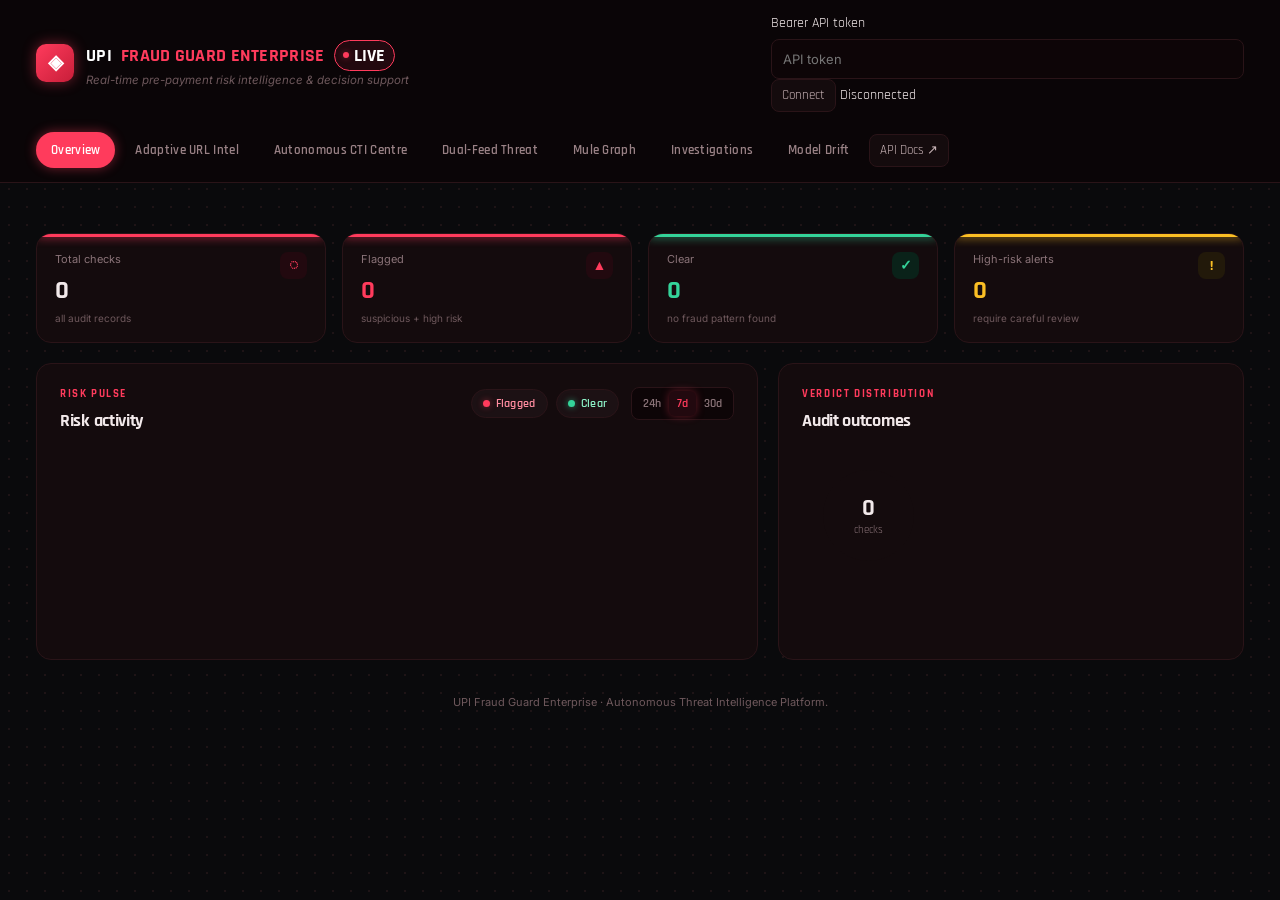
<file: upi-fraud-guard-v3/frontend/index.html>
<!doctype html>
<html lang="en">
<head>
  <meta charset="utf-8">
  <meta name="viewport" content="width=device-width,initial-scale=1">
  <title>UPI Fraud Guard Enterprise Dashboard</title>
  <link rel="stylesheet" href="style.css">
</head>
<body>
<header class="topbar">
  <div class="topbar-brand">
    <b>◈</b>
    <div>
      <div class="topbar-name"><span>UPI</span><strong>FRAUD GUARD ENTERPRISE</strong><span class="live-badge"><i></i>LIVE</span></div>
      <p>Real-time pre-payment risk intelligence & decision support</p>
    </div>
  </div>
  <div class="auth-controls" role="group" aria-label="API authentication">
    <label class="sr-only" for="api-token">Bearer API token</label>
    <input id="api-token" type="password" autocomplete="off" placeholder="API token" aria-label="Bearer API token">
    <button id="save-api-token" class="text-btn">Connect</button>
    <span id="session-role" aria-live="polite">Disconnected</span>
  </div>
  <nav class="topbar-nav">
    <button class="nav active" data-tab="overview">Overview</button>
    <button class="nav" data-tab="auie">Adaptive URL Intel</button>
    <button class="nav" data-tab="cti">Autonomous CTI Centre</button>
    <button class="nav" data-tab="feeds">Dual-Feed Threat</button>
    <button class="nav" data-tab="mule">Mule Graph</button>
    <button class="nav" data-tab="investigations">Investigations</button>
    <button class="nav" data-tab="models">Model Drift</button>
    <button class="icon-btn" title="Open Swagger API Docs" onclick="window.open('/api-docs','_blank')">API Docs ↗</button>
  </nav>
</header>

<main>
<!-- TAB 1: OVERVIEW -->
<section id="overview" class="tab active">
  <div class="metrics">
    <article><span>◌</span><p>Total checks</p><b id="metric-total">0</b><small>all audit records</small></article>
    <article><span>▲</span><p>Flagged</p><b id="metric-flagged">0</b><small>suspicious + high risk</small></article>
    <article><span>✓</span><p>Clear</p><b id="metric-clear">0</b><small>no fraud pattern found</small></article>
    <article><span>!</span><p>High-risk alerts</p><b id="metric-alerts">0</b><small>require careful review</small></article>
  </div>
  <div class="overview-grid">
    <section class="panel trend">
      <div class="panel-title">
        <div><p class="eyebrow">RISK PULSE</p><h3>Risk activity</h3></div>
        <div style="display:flex;align-items:center;gap:12px;flex-wrap:wrap">
          <div class="chip-legend"><span class="chip danger"><i></i>Flagged</span><span class="chip safe"><i></i>Clear</span></div>
          <div class="range"><button data-range="1">24h</button><button class="selected" data-range="7">7d</button><button data-range="30">30d</button></div>
        </div>
      </div>
      <div id="pulse-chart" class="chart"></div>
    </section>
    <section class="panel distribution">
      <p class="eyebrow">VERDICT DISTRIBUTION</p><h3>Audit outcomes</h3>
      <div class="donut-wrap">
        <div id="donut" class="donut"><b id="donut-total">0</b><small>checks</small></div>
        <div id="legend" class="legend"></div>
      </div>
    </section>
  </div>
</section>

<!-- TAB AUIE: ADAPTIVE URL INTELLIGENCE ENGINE -->
<section id="auie" class="tab">
  <div class="analytics-head">
    <div>
      <p class="eyebrow">CONTINUOUS REPUTATION & FALSE-POSITIVE MITIGATION</p>
      <h2>Adaptive URL Intelligence Engine (AUIE)</h2>
      <p>Multi-source reputation aggregation across 4 distinct states (Confirmed Malicious, Suspicious, Unknown, Known Benign).</p>
    </div>
    <div style="display:flex;gap:10px">
      <button id="refresh-auie-btn" class="text-btn primary">Refresh Intelligence</button>
    </div>
  </div>

  <div class="metrics" style="margin-bottom:20px">
    <article><span>🌐</span><p>Trusted Domains</p><b id="auie-trusted-count">0</b><small>verified allowlist entries</small></article>
    <article><span>🛡️</span><p>Known Benign</p><b id="auie-benign-count">0</b><small>confirmed safe URLs</small></article>
    <article><span>⚠️</span><p>Suspicious / Malicious</p><b id="auie-threat-count">0</b><small>flagged threats</small></article>
    <article><span>📡</span><p>Active Providers</p><b id="auie-provider-count">0</b><small>reputation adapters</small></article>
  </div>

  <!-- REAL-TIME URL LOOKUP TESTER & REPUTATION RESULT -->
  <section class="panel" style="margin-bottom:20px">
    <div class="panel-title">
      <div><p class="eyebrow">URL REPUTATION TESTER</p><h3>Real-Time URL Reputation Lookup</h3></div>
    </div>
    <div style="display:flex;gap:10px;margin-bottom:15px">
      <input id="auie-url-input" type="text" placeholder="Enter URL (e.g. https://sbi.co.in/login or http://phish.xyz)" style="flex:1;padding:10px;border-radius:4px;border:1px solid #ccc">
      <button id="auie-lookup-btn" class="text-btn primary">Analyze URL</button>
    </div>
    <div id="auie-lookup-result" style="display:none;background:#f8f9fa;padding:15px;border-radius:6px;border:1px solid #e9ecef"></div>
  </section>

  <div class="overview-grid" style="margin-bottom:20px">
    <!-- TRUSTED DOMAINS ALLOWLIST -->
    <section class="panel">
      <div class="panel-title">
        <div><p class="eyebrow">VERIFIED DOMAIN ALLOWLIST</p><h3>Trusted Domains</h3></div>
        <button id="add-trusted-domain-btn" class="text-btn" data-analyst-action>+ Add Trusted Domain</button>
      </div>
      <div class="table-wrap">
        <table>
          <thead>
            <tr><th>Domain</th><th>Category</th><th>Subdomains</th><th>Path Check</th><th>Added By</th><th>Action</th></tr>
          </thead>
          <tbody id="trusted-domains-table-body">
            <tr><td colspan="6" style="text-align:center;padding:20px">Loading trusted domains...</td></tr>
          </tbody>
        </table>
      </div>
    </section>

    <!-- PROVIDER & FEED HEALTH -->
    <section class="panel">
      <div class="panel-title">
        <div><p class="eyebrow">INTELLIGENCE SOURCES</p><h3>Providers & Feed Health</h3></div>
      </div>
      <div class="table-wrap">
        <table>
          <thead>
            <tr><th>Provider / Feed</th><th>Status</th><th>Last Success</th><th>Records Ingested</th></tr>
          </thead>
          <tbody id="provider-health-table-body">
            <tr><td colspan="4" style="text-align:center;padding:20px">Loading provider health...</td></tr>
          </tbody>
        </table>
      </div>
    </section>
  </div>

  <!-- FALSE-POSITIVE FEEDBACK TRIAGE -->
  <section class="panel">
    <div class="panel-title">
      <div><p class="eyebrow">ANALYST TRIAGE</p><h3>False-Positive Feedback Reports</h3></div>
    </div>
    <div class="table-wrap">
      <table>
        <thead>
          <tr><th>ID</th><th>URL / Domain</th><th>Reported</th><th>Claimed</th><th>Reporter</th><th>Reason</th><th>Status</th><th>Action</th></tr>
        </thead>
        <tbody id="auie-feedback-table-body">
          <tr><td colspan="8" style="text-align:center;padding:20px">Loading false-positive feedback reports...</td></tr>
        </tbody>
      </table>
    </div>
  </section>
</section>

<!-- TAB 2: AUTONOMOUS INTELLIGENCE CENTRE (NEW PHASE 6) -->
<section id="cti" class="tab">
  <div class="analytics-head">
    <div>
      <p class="eyebrow">AUTONOMOUS CTI & CONTINUOUS LEARNING ENGINE</p>
      <h2>Cyber Threat Intelligence Centre</h2>
      <p>Automated collection, indicator verification, scam pattern extraction, and model registry controls.</p>
    </div>
    <div style="display:flex;gap:10px">
      <button id="trigger-collection-btn" class="text-btn primary">⚡ Trigger Collection Now</button>
      <button id="refresh-cti-btn" class="text-btn">Refresh Data</button>
    </div>
  </div>

  <div class="metrics" style="margin-bottom:20px">
    <article><span>🔒</span><p>Total Indicators</p><b id="cti-total-indicators">0</b><small>normalized CTI indicators</small></article>
    <article><span>⚡</span><p>Verified Malicious</p><b id="cti-verified-count">0</b><small>high-confidence threats</small></article>
    <article><span>⚠️</span><p>Suspicious / Unverified</p><b id="cti-suspicious-count">0</b><small>under investigation</small></article>
    <article><span>🌐</span><p>Active Sources</p><b id="cti-sources-count">10</b><small>Indian & global feeds</small></article>
  </div>

  <!-- SOURCE MONITOR & LOGS -->
  <div class="overview-grid" style="margin-bottom:20px">
    <section class="panel">
      <p class="eyebrow">SOURCE MONITORING</p>
      <h3>Registered Threat Feeds</h3>
      <div id="cti-sources-list" style="margin-top:14px">Loading sources...</div>
    </section>

    <section class="panel">
      <p class="eyebrow">SCAM PATTERNS</p>
      <h3>Extracted Scam Categories</h3>
      <div id="cti-patterns-list" style="margin-top:14px">Loading patterns...</div>
    </section>
  </div>

  <!-- THREAT INDICATOR EXPLORER -->
  <section class="panel audit" style="margin-bottom:20px">
    <div class="panel-title">
      <div>
        <p class="eyebrow">THREAT EXPLORER</p>
        <h3>Extracted Threat Indicators</h3>
      </div>
      <div style="display:flex;gap:10px">
        <input type="text" id="ctiSearch" placeholder="Search indicator value..." style="padding:6px 12px;border-radius:6px;border:1px solid #333;background:#111;color:#fff">
        <select id="ctiTypeFilter" style="padding:6px 12px;border-radius:6px;border:1px solid #333;background:#111;color:#fff">
          <option value="">All Types</option>
          <option value="url">URL</option>
          <option value="domain">Domain</option>
          <option value="ip">IP</option>
          <option value="vpa">VPA</option>
          <option value="hash">Hash</option>
          <option value="email">Email</option>
        </select>
        <select id="ctiStatusFilter" style="padding:6px 12px;border-radius:6px;border:1px solid #333;background:#111;color:#fff">
          <option value="">All Statuses</option>
          <option value="Verified Malicious">Verified Malicious</option>
          <option value="Reported Unverified">Reported Unverified</option>
          <option value="Suspicious">Suspicious</option>
          <option value="Allowlisted">Allowlisted</option>
          <option value="Expired">Expired</option>
        </select>
      </div>
    </div>
    <div id="cti-indicators-list">Loading indicators...</div>
  </section>

  <!-- MODEL REGISTRY & APPROVAL WORKFLOW -->
  <section class="panel audit" style="margin-bottom:20px">
    <div class="panel-title">
      <div>
        <p class="eyebrow">MODEL REGISTRY</p>
        <h3>ML Model Registry & Approval Workflow</h3>
      </div>
      <button id="train-candidate-btn" class="text-btn primary">🏋️ Train Candidate Model</button>
    </div>
    <div id="cti-models-list">Loading model registry...</div>
  </section>

  <!-- COLLECTION AUDIT LOGS -->
  <section class="panel audit">
    <div class="panel-title">
      <h3>Background Collection Logs</h3>
    </div>
    <div id="cti-logs-list">Loading logs...</div>
  </section>
</section>

<!-- TAB 3: DUAL-FEED MONITORS -->
<section id="feeds" class="tab">
  <div class="analytics-head">
    <div><p class="eyebrow">DUAL-FEED INTELLIGENCE ARCHITECTURE</p><h2>Real-Time Threat & Transaction Feeds</h2></div>
  </div>
  <div class="overview-grid">
    <section class="panel">
      <p class="eyebrow">FEED 1: THREAT INTELLIGENCE</p>
      <h3>Known VPA & Phishing Repositories</h3>
      <div id="threat-feed-info" style="margin-top:14px">Loading feed status...</div>
      <div style="margin-top:20px;padding-top:15px;border-top:1px solid #2A1418">
        <h4>Report / Add Threat VPA</h4>
        <div style="display:flex;gap:10px;margin-top:8px">
          <input type="text" id="newThreatVpa" placeholder="e.g. suspicious.pay@upi" style="flex:1;padding:8px;border-radius:6px;border:1px solid #333;background:#111;color:#fff">
          <button id="addThreatBtn" class="text-btn primary">Add Threat</button>
        </div>
        <span id="threatAddStatus" style="font-size:12px;color:#34D399;display:block;margin-top:6px"></span>
      </div>
    </section>
    <section class="panel">
      <p class="eyebrow">FEED 2: TRANSACTION INTELLIGENCE</p>
      <h3>Behavioral & Velocity Stream</h3>
      <div id="txn-feed-info" style="margin-top:14px">Loading feed status...</div>
    </section>
  </div>
</section>

<!-- TAB 4: MULE ACCOUNT GRAPH -->
<section id="mule" class="tab">
  <div class="analytics-head">
    <div><p class="eyebrow">GRAPH NETWORK ANALYSIS</p><h2>Mule Account & Money Trail Detector</h2><p>Identifies high fan-in recipient nodes and circular transaction loops using NetworkX graph analysis.</p></div>
  </div>
  <div id="mule-summary-card" class="panel" style="margin-bottom:20px">
    <h3>Network Graph Statistics</h3>
    <div id="mule-stats" style="margin-top:10px">Loading graph statistics...</div>
  </div>
  <section class="panel audit">
    <div class="panel-title"><h3>Suspicious Mule Account Candidates</h3></div>
    <div id="mule-candidates-list">Loading candidates...</div>
  </section>
</section>

<!-- TAB 5: INVESTIGATIONS -->
<section id="investigations" class="tab">
  <div class="analytics-head">
    <div><p class="eyebrow">FRAUD INVESTIGATION CENTRE</p><h2>Centralized Suspicious Case Queue</h2></div>
    <button id="refresh-cases" class="text-btn">Refresh Cases</button>
  </div>
  <section class="panel audit">
    <div id="cases-list">No investigation cases recorded.</div>
  </section>
</section>

<!-- TAB 6: MODEL MONITORING -->
<section id="models" class="tab">
  <div class="analytics-head">
    <div><p class="eyebrow">MODEL DRIFT & METRICS</p><h2>Statistical Population Stability & Evaluation</h2></div>
  </div>
  <div id="drift-alert-box" class="panel" style="margin-bottom:20px;border-left:4px solid #FBBF24">
    <h3>Data Drift Analysis</h3>
    <div id="drift-details" style="margin-top:10px">Calculating drift...</div>
  </div>
  <section class="panel">
    <h3>Model Precision / Recall Metrics</h3>
    <div id="model-metrics-container" style="margin-top:14px">Loading metrics...</div>
  </section>
</section>

<footer>UPI Fraud Guard Enterprise · Autonomous Threat Intelligence Platform.</footer>
</main>
<script src="script.js"></script>
</body>
</html>
</file>
<file: upi-fraud-guard-v3/frontend/style.css>
@import url('https://fonts.googleapis.com/css2?family=Rajdhani:wght@500;600;700&family=Inter:wght@400;500;600;700&display=swap');
:root{--bg:#0A0A0C;--panel:#140B0D;--panel2:#1C1114;--ink:#F2E9EA;--muted:#8A7378;--line:#2A1418;--red:#FF3B5C;--red2:#C81E39;--redglow:rgba(255,59,92,.45);--mint:#34D399;--orange:#FBBF24;--danger:#F43F5E;--panel-solid:#140B0D}
*{box-sizing:border-box}
body{margin:0;background:var(--bg);background-image:radial-gradient(#1E1416 1px,transparent 1px);background-size:18px 18px;color:var(--ink);font-family:'Rajdhani',sans-serif;font-size:14px}
h1,h2,h3,.eyebrow,button,.pill,.badge,.verdict-tag{font-family:'Rajdhani',sans-serif}
p,li,.hint,.result p{font-family:'Inter',sans-serif}

.topbar{position:sticky;top:0;z-index:10;display:flex;justify-content:space-between;align-items:center;gap:20px;padding:14px 36px;background:#0A0507;border-bottom:1px solid var(--line);flex-wrap:wrap}
.topbar-brand{display:flex;align-items:center;gap:12px}
.topbar-brand>b{background:linear-gradient(135deg,var(--red),var(--red2));width:38px;height:38px;display:grid;place-items:center;border-radius:10px;font-size:20px;color:#fff;box-shadow:0 0 14px var(--redglow);flex-shrink:0}
.topbar-name{display:flex;align-items:center;gap:9px}
.topbar-name span{color:#fff;font:700 18px 'Rajdhani';letter-spacing:.3px}
.topbar-name strong{color:var(--red);font:700 18px 'Rajdhani';letter-spacing:.3px}
.live-badge{display:flex;align-items:center;gap:5px;background:#22090F;border:1px solid var(--red);color:var(--red);font:700 10px 'Rajdhani';letter-spacing:.8px;padding:3px 8px;border-radius:20px}
.live-badge i{width:6px;height:6px;border-radius:50%;background:var(--red);box-shadow:0 0 6px var(--redglow);animation:pulse 1.8s infinite}
.topbar-brand p{margin:2px 0 0;color:#6E585C;font-size:11.5px;font-family:'Inter';font-style:italic}
.topbar-nav{display:flex;align-items:center;gap:5px;flex-wrap:wrap}
.nav{border:1px solid transparent;background:transparent;color:#9A8286;padding:9px 14px;border-radius:20px;font:600 13px 'Rajdhani';letter-spacing:.3px;cursor:pointer}
.nav:hover{background:#1C1114;color:#F2E9EA}
.nav.active{background:var(--red);color:#fff;box-shadow:0 0 12px var(--redglow)}

main{padding:30px 36px;max-width:1560px}
.eyebrow{margin:0 0 8px;color:var(--red);font:700 11px 'Rajdhani';letter-spacing:1.6px;text-transform:uppercase}
h1{font-size:26px;font-weight:700;letter-spacing:-.5px;margin:0}
h2,h3{margin:0;font-weight:700;letter-spacing:-.3px}
.header-actions{display:flex;gap:10px}
.pill{padding:8px 12px;background:#140B0D;border:1px solid var(--line);border-radius:20px;color:#E8DCDE;font:600 12px 'Rajdhani';letter-spacing:.3px}
.pill i{width:8px;height:8px;background:var(--mint);border-radius:50%;display:inline-block;margin-right:6px;box-shadow:0 0 6px 2px rgba(52,211,153,.6);animation:pulse 1.8s infinite}
.pill.soft{background:#1C1114;color:var(--red);border-color:var(--red)}
.chip-legend{display:flex;gap:8px}
.chip{display:flex;align-items:center;gap:6px;padding:6px 11px;border-radius:20px;font:600 12px 'Rajdhani';letter-spacing:.3px;background:var(--panel2);border:1px solid var(--line)}
.chip i{width:7px;height:7px;border-radius:50%}
.chip.danger{color:#FF8CA0}.chip.danger i{background:var(--red);box-shadow:0 0 6px var(--redglow)}
.chip.safe{color:#8CF0C6}.chip.safe i{background:var(--mint);box-shadow:0 0 6px rgba(52,211,153,.6)}
.icon-btn,.text-btn{border:1px solid var(--line);background:var(--panel);color:#C9B4B7;border-radius:8px;padding:7px 10px;cursor:pointer;font-family:'Rajdhani'}
.icon-btn:hover,.text-btn:hover{border-color:var(--red);color:#fff}
.tab{display:none}.tab.active{display:block}

.hero{min-height:305px;border-radius:20px;padding:47px 54px;position:relative;overflow:hidden;color:#fff;background:linear-gradient(120deg,#0F0509,#2A0810 55%,#5C0F18);border:1px solid var(--line)}
.hero:before{content:"";position:absolute;width:550px;height:550px;border-radius:50%;background:radial-gradient(circle,rgba(255,59,92,.28),transparent 70%);right:-160px;top:-260px}
.hero>div:first-child{position:relative;z-index:2;max-width:515px}
.hero .eyebrow{color:#FF8CA0}
.hero h2{font-size:46px;line-height:1.06;letter-spacing:-1.6px;font-weight:700}
.hero em,.flow-intro em{font-style:normal;color:var(--red)}
.hero p:not(.eyebrow){color:#D9C2C6;line-height:1.7;max-width:480px;font-family:'Inter'}
.cta,.analyse-btn{border:0;background:linear-gradient(100deg,var(--red),var(--red2));color:#fff;padding:13px 16px;border-radius:9px;font:700 14px 'Rajdhani';letter-spacing:.3px;cursor:pointer;margin-top:10px;box-shadow:0 0 18px var(--redglow)}
.cta b,.analyse-btn b{margin-left:18px;font-size:17px}
.orb-wrap{position:absolute;right:80px;top:24px;width:260px;height:260px}
.orb{position:absolute;z-index:3;width:130px;height:130px;border-radius:50%;left:65px;top:65px;background:#140B0D;border:1px solid var(--red);color:#fff;box-shadow:0 0 30px var(--redglow),0 0 0 18px rgba(255,59,92,.06);display:flex;flex-direction:column;align-items:center;justify-content:center}
.orb span{font-size:31px;color:var(--red)}
.orb b{font-size:13px}
.orb small{font-size:9px;margin-top:3px;color:#B79399}
.orbit{position:absolute;border:1px solid rgba(255,59,92,.25);border-radius:50%}
.orbit-a{inset:10px}.orbit-b{inset:42px}
.node{position:absolute;z-index:4;color:#F2E9EA;background:rgba(255,59,92,.12);border:1px solid rgba(255,59,92,.35);border-radius:20px;padding:5px 8px;font:11px 'Rajdhani';font-weight:600}
.node-a{top:19px;left:0}.node-b{right:-4px;top:100px}.node-c{bottom:12px;left:12px}

.metrics{display:grid;grid-template-columns:repeat(4,1fr);gap:16px;margin:20px 0}
.metrics article,.panel{background:var(--panel);border:1px solid var(--line);border-radius:15px}
.metrics article{padding:18px;position:relative;overflow:hidden}
.metrics article:before{content:"";position:absolute;top:0;left:0;right:0;height:3px;background:var(--red);box-shadow:0 0 10px var(--red)}
.metrics article:nth-child(3):before{background:var(--mint);box-shadow:0 0 10px var(--mint)}
.metrics article:nth-child(4):before{background:var(--orange);box-shadow:0 0 10px var(--orange)}
.metrics article:nth-child(3)>span{background:#0A2219;color:var(--mint)}
.metrics article:nth-child(4)>span{background:#22190A;color:var(--orange)}
.metrics article>span{position:absolute;right:18px;top:18px;width:27px;height:27px;border-radius:8px;display:grid;place-items:center;background:#22090F;color:var(--red);font-weight:bold}
.metrics p{font-size:11px;color:var(--muted);margin:0 0 8px;font-family:'Inter'}
.metrics b{font-size:26px;letter-spacing:-.5px;font-weight:700}
.metrics article:nth-child(2) b{color:var(--red)}
.metrics article:nth-child(3) b{color:var(--mint)}
.metrics article:nth-child(4) b{color:var(--orange)}
.metrics small{display:block;color:#6E585C;font-size:10px;margin-top:5px;font-family:'Inter'}

.overview-grid,.two-col,.analytics-grid{display:grid;grid-template-columns:1.55fr 1fr;gap:20px}
.panel{padding:23px}
.panel-title{display:flex;justify-content:space-between;align-items:start}
.panel h3{font-size:18px}
.range{display:flex;background:#0D0507;padding:3px;border-radius:8px;border:1px solid var(--line)}
.range button{border:0;background:transparent;color:#8A7378;padding:5px 8px;border-radius:6px;font:600 12px 'Rajdhani';cursor:pointer}
.range button.selected{background:#22090F;color:var(--red);box-shadow:0 0 8px rgba(255,59,92,.35)}
.range button.goto-custom{color:var(--red);font-weight:700}

.chart{height:190px;margin-top:14px;display:flex;gap:8px}.chart.big{height:270px}
.chart-yaxis{display:flex;flex-direction:column;justify-content:space-between;color:#6E585C;font:10px 'Rajdhani';padding:2px 0 20px;text-align:right;width:30px;flex-shrink:0}
.chart-body{flex:1;display:flex;flex-direction:column;min-width:0;min-height:0}
.chart-plot{position:relative;flex:1 1 0;min-height:0}
.chart-plot svg{position:absolute;inset:0;width:100%;height:100%;display:block;overflow:visible}
.chart-line{fill:none;stroke:var(--red);stroke-width:2;stroke-linejoin:round;stroke-linecap:round;filter:drop-shadow(0 0 3px rgba(255,59,92,.7)) drop-shadow(0 0 8px rgba(255,59,92,.4))}
.chart-line.green{stroke:var(--mint);filter:drop-shadow(0 0 3px rgba(52,211,153,.7)) drop-shadow(0 0 8px rgba(52,211,153,.4))}
.chart-dot{position:absolute;width:7px;height:7px;border-radius:50%;background:var(--red);box-shadow:0 0 6px 1px var(--redglow);transform:translate(-50%,-50%);cursor:pointer;transition:.15s}
.chart-dot.green{background:var(--mint);box-shadow:0 0 6px 1px rgba(52,211,153,.5)}
.chart-dot:hover{width:10px;height:10px;box-shadow:0 0 10px 3px var(--redglow)}
.chart-dot.green:hover{box-shadow:0 0 10px 3px rgba(52,211,153,.5)}
.chart-dot.last{width:11px;height:11px;background:#0A0A0C;border:2px solid var(--red);box-shadow:0 0 12px 3px var(--redglow)}
.chart-dot.green.last{border-color:var(--mint);box-shadow:0 0 12px 3px rgba(52,211,153,.5)}
.chart-dot.pulse{width:13px;height:13px;background:#0A0A0C;border:3px solid var(--red);box-shadow:0 0 16px 4px var(--redglow)}
.chart-dot.pulse:before{content:"";position:absolute;inset:-13px;border:2px solid var(--red);border-radius:50%;opacity:.55;animation:ping 2.2s cubic-bezier(0,0,.2,1) infinite}
.chart-legend{display:flex;gap:8px;margin-right:10px}
.chart-legend span{display:flex;align-items:center;gap:6px;font:600 11px 'Rajdhani';letter-spacing:.3px;padding:5px 10px;border-radius:16px;background:#0D0507;border:1px solid var(--line);color:#B79399}
.chart-legend span:before{content:"";width:7px;height:7px;border-radius:50%}
.chart-legend span.risk{color:var(--red);border-color:rgba(255,59,92,.4)}
.chart-legend span.risk:before{background:var(--red);box-shadow:0 0 5px var(--redglow)}
.chart-legend span.vol{color:var(--mint);border-color:rgba(52,211,153,.4)}
.chart-legend span.vol:before{background:var(--mint);box-shadow:0 0 5px rgba(52,211,153,.5)}
.chart-labels{display:flex;justify-content:space-between;color:#6E585C;font:11px 'Rajdhani';padding:6px 2px 0;flex-wrap:wrap;gap:4px;flex-shrink:0}
.chart-labels span[style*="flex:1"]{color:#8A7378}
.chart-empty{margin:auto;color:#6E585C;font-size:12px;text-align:center;font-family:'Inter'}
@keyframes ping{0%{transform:scale(.4);opacity:.6}100%{transform:scale(2);opacity:0}}

.distribution h3{margin-bottom:17px}
.donut-wrap{display:flex;gap:25px;align-items:center}
.donut{width:132px;height:132px;border-radius:50%;position:relative;display:flex;flex-direction:column;justify-content:center;align-items:center}
.donut:after{content:"";position:absolute;width:91px;height:91px;border-radius:50%;background:var(--panel)}
.donut b,.donut small{z-index:1}
.donut b{font-size:24px}
.donut small{font:11px 'Rajdhani';color:var(--muted)}
.legend{flex:1}
.legend p{font-size:13px;color:#C9B4B7;display:flex;align-items:center;gap:7px;font-family:'Inter'}
.legend i,.big-legend i{width:8px;height:8px;border-radius:50%}
.green{background:var(--mint)}.orange{background:var(--orange)}.red{background:var(--danger)}
.legend b{margin-left:auto}

.quick{display:flex;align-items:center;gap:12px;margin-top:20px}
.quick>div{margin-right:auto}
.scenario{border:1px solid var(--line);background:var(--panel2);color:var(--ink);padding:10px;border-radius:8px;font:600 12px 'Rajdhani';cursor:pointer}
.scenario:hover{border-color:var(--red)}
.scenario i{display:inline-block;width:6px;height:6px;border-radius:50%;margin-right:5px}
.scenario.safe i{background:var(--mint)}.scenario.warning i{background:var(--orange)}.scenario.danger i{background:var(--danger)}

.form-panel label{display:block;margin-top:17px;font-size:13px;font-weight:700;color:#D9C2C6;font-family:'Rajdhani'}
.form-panel label small{font-size:11px;font-weight:500;color:#6E585C;margin-left:4px;font-family:'Inter'}
input,textarea{width:100%;margin-top:7px;border:1px solid var(--line);border-radius:8px;padding:11px;font:13px 'Inter';color:var(--ink);background:#0D0507}
textarea{height:80px;resize:vertical}
input:focus,textarea:focus{outline:2px solid rgba(255,59,92,.25);border-color:var(--red)}
.hint{font-size:12px;color:#8A7378;line-height:1.5;font-family:'Inter'}
.form-grid{display:grid;grid-template-columns:1fr 1fr;gap:0 13px}
.switch-label{display:flex!important;align-items:center;gap:9px;margin-top:32px!important}
.switch-label input{display:none}
.switch{width:36px;height:20px;background:#2A1418;border-radius:20px;position:relative}
.switch:after{content:"";position:absolute;width:15px;height:15px;top:2.5px;left:3px;border-radius:50%;background:#fff;transition:.2s}
.switch-label input:checked+.switch{background:var(--red)}
.switch-label input:checked+.switch:after{left:18px}
.analyse-btn{width:100%;margin-top:21px}

.result{min-height:394px}
.result-placeholder{text-align:center;color:#8A7378;margin-top:85px;font-size:13px;font-family:'Inter'}
.scan{font-size:38px;color:var(--red);margin-bottom:11px}
.result-placeholder h3{color:var(--ink);margin-bottom:6px}
.verdict{display:flex;justify-content:space-between;align-items:center;margin:17px 0}
.verdict-tag{font:700 13px 'Rajdhani';letter-spacing:.3px}
.verdict h2{font-size:42px;margin:6px 0;font-weight:700}
.verdict h2 small{font:12px 'Rajdhani';color:#6E585C;margin-left:4px}
.verdict p,.result.error p{font-size:13px;line-height:1.6;color:#B79399;font-family:'Inter'}
.score-ring{width:90px;height:90px;border-radius:50%;background:conic-gradient(currentColor calc(var(--p)*1%),#22090F 0);display:flex;flex-direction:column;justify-content:center;align-items:center;position:relative}
.score-ring:after{content:"";position:absolute;inset:8px;border-radius:50%;background:var(--panel)}
.score-ring b,.score-ring small{z-index:1}
.score-ring b{font-size:19px}
.score-ring small{font:10px 'Rajdhani';color:#8A7378}
.result.safe{color:var(--mint)}
.result.warning{color:var(--orange)}
.result.danger,.result.error{color:var(--danger)}
.result .eyebrow,.result li,.reason-title{color:var(--ink)}
.reason-title{font-size:12px;font-weight:700;border-top:1px solid var(--line);padding-top:16px;font-family:'Rajdhani';letter-spacing:.3px}
.shap-hint{font-size:11.5px;color:#8A7378;line-height:1.5;margin:4px 0 12px;font-family:'Inter'}
.shap-group{margin-bottom:14px}
.shap-group>small{display:block;font-weight:700;color:#C9B4B7;font-size:11px;margin-bottom:7px;text-transform:uppercase;letter-spacing:.4px}
.shap-row{display:grid;grid-template-columns:1fr 70px 55px;align-items:center;gap:8px;padding:4px 0;font-size:12.5px;color:#B79399;font-family:'Inter'}
.shap-row i{height:6px;border-radius:6px;background:#22090F;display:block;overflow:hidden}
.shap-row.up i b{display:block;height:100%;background:var(--danger);border-radius:inherit}
.shap-row.down i b{display:block;height:100%;background:var(--mint);border-radius:inherit}
.shap-row small{font:11px 'Rajdhani';text-align:right}
.shap-row.up small{color:var(--danger)}
.shap-row.down small{color:var(--mint)}
.result ul{padding-left:18px;color:#C9B4B7;font-size:13px;line-height:1.85;font-family:'Inter'}

.module-panel{margin-top:20px}
.module-bars{display:grid;grid-template-columns:repeat(3,1fr);gap:26px;margin-top:18px}
.module-row span{font-size:13px}
.module-row>div{display:flex;align-items:center;gap:9px;margin-top:9px}
.module-row i{height:7px;border-radius:8px;background:#22090F;display:block;flex:1;overflow:hidden}
.module-row i b{display:block;height:100%;background:linear-gradient(90deg,var(--red2),var(--red));border-radius:inherit}
.module-row strong{font:12px 'Rajdhani'}
.module-empty{grid-column:1/-1;color:#6E585C;font-size:13px;font-family:'Inter'}

.analytics-head{display:flex;justify-content:space-between;align-items:end;margin-bottom:26px}
.analytics-head h2,.flow-intro h2{font-size:35px;letter-spacing:-1px;font-weight:700}
.analytics-head p:not(.eyebrow),.flow-intro>p:not(.eyebrow){max-width:510px;color:#B79399;font-size:13px;line-height:1.7;font-family:'Inter'}
.analytics-grid{grid-template-columns:1.6fr .8fr}
.big-legend{margin-top:22px}
.big-legend div{display:flex;gap:10px;align-items:center;padding:16px 0;border-bottom:1px solid var(--line);font-size:14px;font-family:'Inter'}
.big-legend b{margin-left:auto}
.audit{margin-top:20px}
.history-empty{color:#6E585C;padding-top:17px;font-size:13px;font-family:'Inter'}
.table{margin-top:18px}
.tr{display:grid;grid-template-columns:1fr 2fr .8fr 1.2fr;gap:10px;border-top:1px solid var(--line);padding:13px 2px;color:#C9B4B7;font-size:13px;font-family:'Inter'}
.tr.th{font:700 11px 'Rajdhani';letter-spacing:.8px;color:#6E585C}
.badge{font-size:12px;font-family:'Rajdhani';font-weight:700}
.badge.safe{color:var(--mint)}.badge.warning{color:var(--orange)}.badge.danger{color:var(--danger)}

.flow-intro{max-width:590px}
.flow{display:grid;grid-template-columns:1fr auto 1fr auto 1fr auto 1fr;align-items:center;gap:13px;margin-top:42px}
.flow article{border:1px solid var(--line);background:var(--panel);border-radius:13px;padding:17px;min-height:178px}
.flow>i{font-style:normal;color:var(--red);font-size:24px}
.flow-icon{width:31px;height:31px;border-radius:8px;display:grid;place-items:center;margin-bottom:20px}
.violet{background:#22090F;color:var(--red)}
.blue{background:#0F1A22;color:#4FA3D1}
.flow .orange{background:#22190A;color:var(--orange)}
.flow .green{background:#0A2219;color:var(--mint)}
.flow article p{font:11px 'Rajdhani';color:#6E585C;letter-spacing:.3px}
.flow article h3{font-size:16px;margin-bottom:8px}
.flow article small{color:#B79399;font-size:12px;line-height:1.6;font-family:'Inter'}
.capabilities{margin-top:35px}
.capabilities>div{display:grid;grid-template-columns:repeat(4,1fr);gap:10px;margin-top:17px}
.capabilities span{padding:12px;background:#0D0507;border-radius:8px;font-size:12px;color:#B79399;font-family:'Inter'}
.capabilities b{display:block;color:var(--ink);margin-top:4px;font-size:12px;font-family:'Rajdhani'}
footer{text-align:center;color:#6E585C;font-size:11px;padding-top:35px;font-family:'Inter'}

.qr-upload{border:1px dashed var(--line);background:#0D0507;border-radius:9px;padding:11px 12px;margin-top:13px;display:flex;align-items:center;justify-content:space-between;gap:12px}
.qr-upload b{font-size:12px}
.qr-upload small{display:block;color:#6E585C;font-size:11px;margin-top:3px;font-family:'Inter'}
.upload-btn{margin:0!important;border:1px solid var(--line);border-radius:7px;background:var(--panel2);color:var(--red)!important;padding:7px 8px;white-space:nowrap;font-size:11px!important;cursor:pointer}
.upload-btn input{display:none}
.qr-status{font-size:11px;margin:6px 0 0;min-height:14px;color:#8A7378;font-family:'Inter'}
.qr-status.loading{color:var(--red)}
.qr-status.success{color:var(--mint)}
.qr-status.error{color:var(--danger)}
.range-block{display:flex;flex-direction:column;align-items:flex-end;gap:10px}
.custom-range-bar{display:none;align-items:center;gap:10px;background:#0D0507;border:1px solid var(--line);border-radius:10px;padding:10px 12px}
.custom-range-bar.open{display:flex}
.custom-range-bar label{font-size:11px;font-weight:700;color:#C9B4B7;display:flex;flex-direction:column;gap:4px}
.custom-range-bar input{margin:0;padding:7px 8px;font-size:12px;border-radius:7px;background:#0A0307}
.text-btn.primary{background:linear-gradient(100deg,var(--red),var(--red2));color:#fff;border:0;font-weight:700}
.range-error{color:var(--danger);font-size:11px;max-width:160px;font-family:'Inter'}
.chart-window-label,.audit-window-label{color:#6E585C;font-size:12px;margin:2px 0 0;display:block;font-family:'Inter'}
.model-quality{margin-top:20px}
.model-group{display:flex;align-items:center;justify-content:space-between;gap:18px;padding:14px 0;border-top:1px solid var(--line)}
.model-group:first-of-type{border-top:none}
.model-group>div:first-child{min-width:200px}
.model-group>div:first-child b{display:block;font-size:14.5px}
.model-group>div:first-child small{display:block;color:#8A7378;font-size:12px;margin-top:4px;font-family:'Inter'}
.metric-strip{display:grid;grid-template-columns:repeat(4,1fr);gap:8px;min-width:420px}
.metric-strip span{background:#0D0507;border-radius:8px;padding:11px;text-align:center;border:1px solid var(--line)}
.metric-strip small{display:block;color:#8A7378;font-size:11px;font-family:'Inter'}
.metric-strip b{display:block;color:var(--red);font-size:16px;margin-top:3px}

@keyframes pulse{0%,100%{opacity:1}50%{opacity:.35}}

@media(max-width:1000px){.orb-wrap{opacity:.5}.overview-grid,.two-col,.analytics-grid{grid-template-columns:1fr}.metrics{grid-template-columns:repeat(2,1fr)}.flow{grid-template-columns:1fr 1fr}.flow>i{display:none}.capabilities>div{grid-template-columns:1fr 1fr}}
@media(max-width:700px){.topbar{padding:12px 16px;gap:10px}.topbar-brand p{display:none}.topbar-nav{gap:0}.nav{font-size:12px;padding:8px 10px}.icon-btn{display:none}main{padding:20px 16px}.metrics{gap:9px}.metrics article{padding:14px}.quick{display:block}.quick>div{margin-bottom:12px}.scenario{margin:3px}.module-bars,.capabilities>div{grid-template-columns:1fr}.analytics-head{display:block}.range.large{margin-top:14px;display:inline-flex}.tr{grid-template-columns:1fr 1.3fr .6fr}.tr span:last-child,.tr.th span:last-child{display:none}.donut-wrap{justify-content:center}}
</file>
